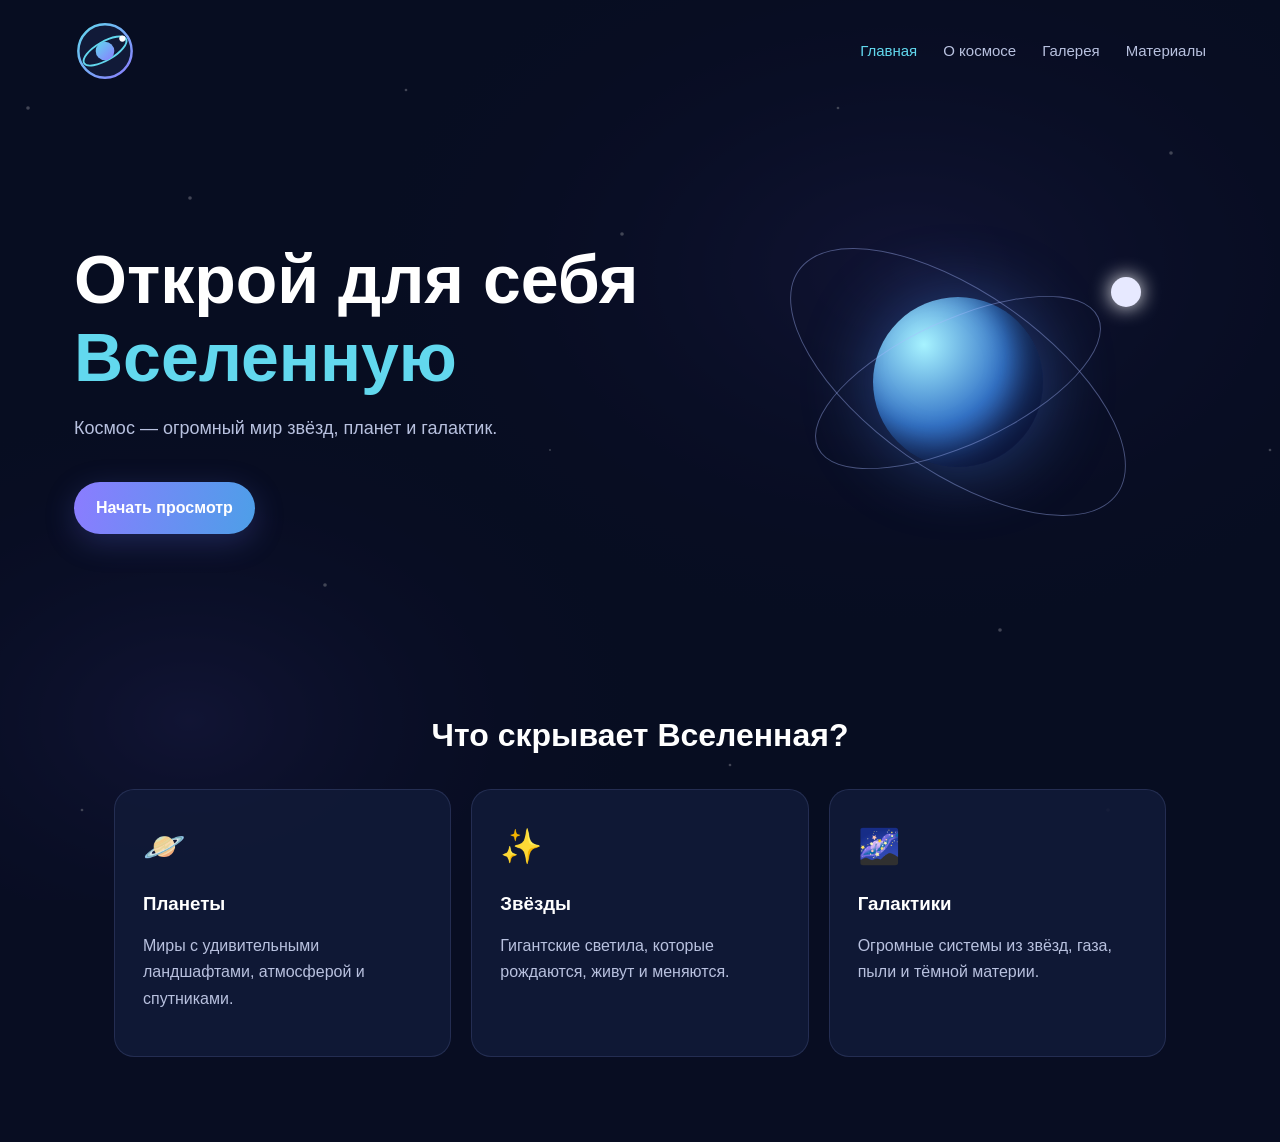
<file: index.htm>
<html>
<html lang="ru">
<head>
	<meta charset="UTF-8"><meta name="viewport" content="width=device-width, initial-scale=1.0">
	<title>Космос — главная</title><link rel="stylesheet" href="style.css">
</head>
<body>
	<header class="site-header"><a class="brand" href="index.htm" aria-label="На главную"><img src="assets/logo.svg" alt="Логотип сайта Космос"></a>
	<nav><a class="active" href="index.htm">Главная</a><a href="about.htm">О космосе</a><a href="gallery.htm">Галерея</a><a href="documents.htm">Материалы</a></nav></header>
	<main><section class="hero"><div class="hero-content"><h1>Открой для себя <span>Вселенную</span></h1><p>Космос — огромный мир звёзд, планет и галактик.</p><a class="button" href="about.htm">Начать просмотр</a></div><div class="orbit-art" role="img" aria-label="Иллюстрация планет и орбит"><div class="orbit orbit-one"></div><div class="orbit orbit-two"></div><div class="planet"></div><div class="moon"></div></div></section>
	<section class="intro"><h2>Что скрывает Вселенная?</h2><div class="cards"><article class="card"><div class="emoji">🪐</div><h3>Планеты</h3><p>Миры с удивительными ландшафтами, атмосферой и спутниками.</p></article><article class="card"><div class="emoji">✨</div><h3>Звёзды</h3><p>Гигантские светила, которые рождаются, живут и меняются.</p></article><article class="card"><div class="emoji">🌌</div><h3>Галактики</h3><p>Огромные системы из звёзд, газа, пыли и тёмной материи.</p></article></div></section></main>
</body>
</html>
</file>
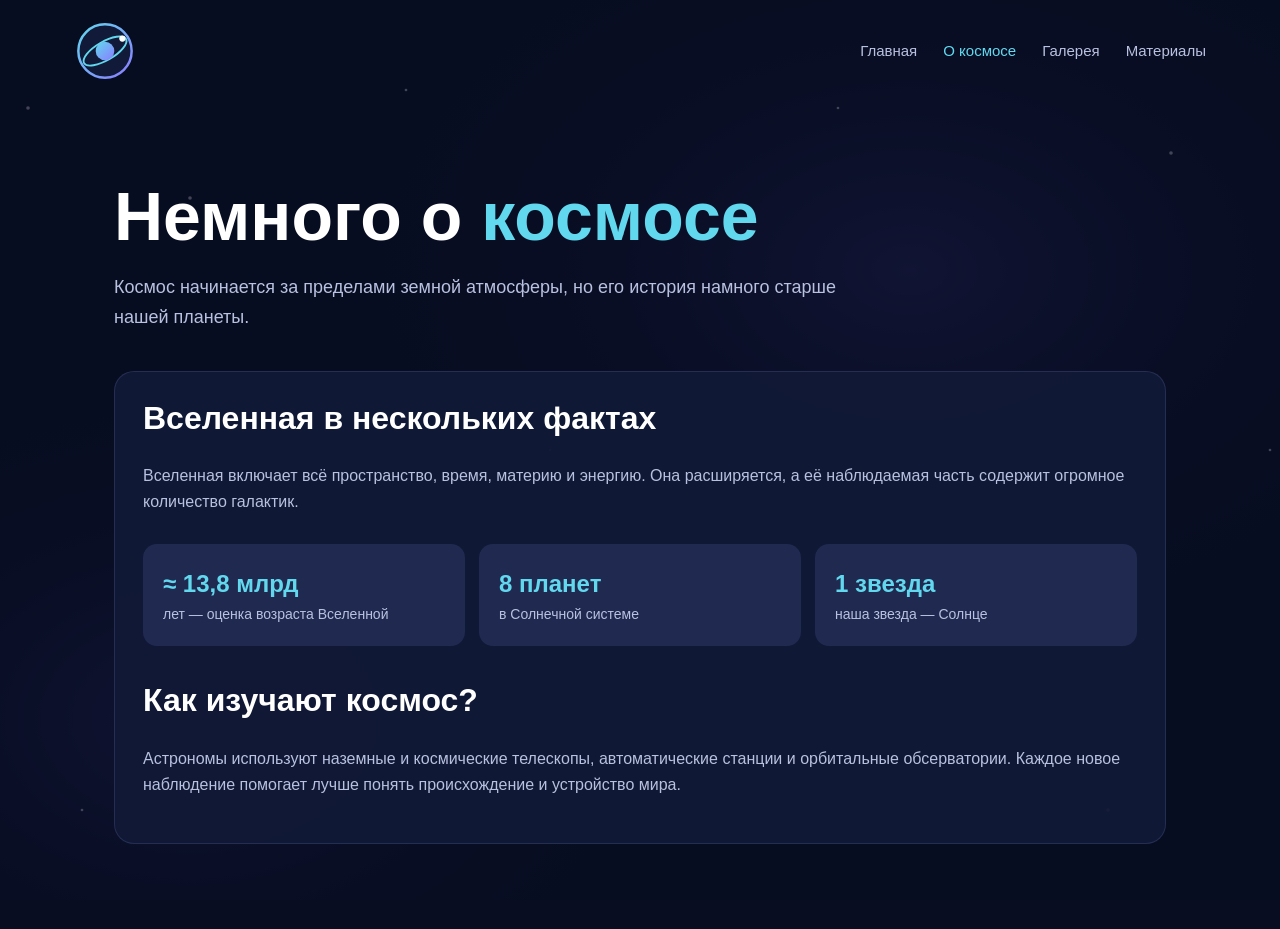
<file: about.htm>
<html>
<html lang="ru"><head><meta charset="UTF-8"><meta name="viewport" content="width=device-width, initial-scale=1.0"><title>О космосе</title><link rel="stylesheet" href="style.css"></head><body>
<header class="site-header"><a class="brand" href="index.htm" aria-label="На главную"><img src="assets/logo.svg" alt="Логотип сайта Космос"></a><nav><a href="index.htm">Главная</a><a class="active" href="about.htm">О космосе</a><a href="gallery.htm">Галерея</a><a href="documents.htm">Материалы</a></nav></header>
<main class="page-shell"><section class="page-heading"><h1>Немного о <span>космосе</span></h1><p>Космос начинается за пределами земной атмосферы, но его история намного старше нашей планеты.</p></section>
<section class="text-panel"><h2>Вселенная в нескольких фактах</h2><p>Вселенная включает всё пространство, время, материю и энергию. Она расширяется, а её наблюдаемая часть содержит огромное количество галактик.</p><div class="fact-grid"><div><strong>≈ 13,8 млрд</strong><span>лет — оценка возраста Вселенной</span></div><div><strong>8 планет</strong><span>в Солнечной системе</span></div><div><strong>1 звезда</strong><span>наша звезда — Солнце</span></div></div><h2>Как изучают космос?</h2><p>Астрономы используют наземные и космические телескопы, автоматические станции и орбитальные обсерватории. Каждое новое наблюдение помогает лучше понять происхождение и устройство мира.</p></section>
</main>
</body>
</html>
</file>
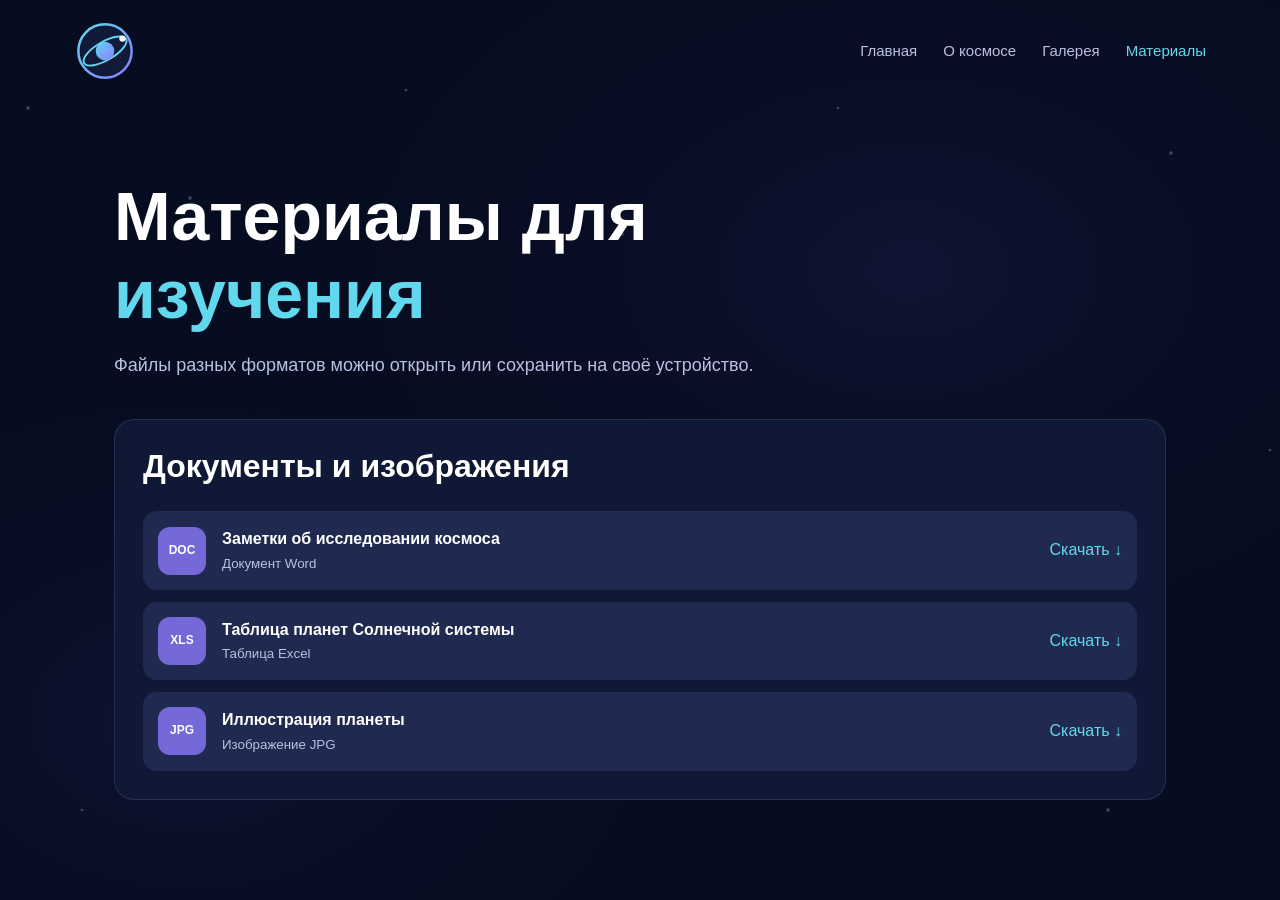
<file: documents.htm>
<html>
<html lang="ru"><head><meta charset="UTF-8"><meta name="viewport" content="width=device-width, initial-scale=1.0"><title>Материалы о космосе</title><link rel="stylesheet" href="style.css"></head><body>
<header class="site-header"><a class="brand" href="index.htm" aria-label="На главную"><img src="assets/logo.svg" alt="Логотип сайта Космос"></a><nav><a href="index.htm">Главная</a><a href="about.htm">О космосе</a><a href="gallery.htm">Галерея</a><a class="active" href="documents.htm">Материалы</a></nav></header>
<main class="page-shell"><section class="page-heading"><h1>Материалы для <span>изучения</span></h1><p>Файлы разных форматов можно открыть или сохранить на своё устройство.</p></section>
<section class="text-panel"><h2>Документы и изображения</h2><div class="download-list">

<a href="documents/space-notes.docx" download><span class="file-icon">DOC</span><span><b>Заметки об исследовании космоса</b><small>Документ Word</small></span><span class="download">Скачать ↓</span></a>
<a href="documents/solar-system.xlsx" download><span class="file-icon">XLS</span><span><b>Таблица планет Солнечной системы</b><small>Таблица Excel</small></span><span class="download">Скачать ↓</span></a>
<a href="assets/planet.jpg" download><span class="file-icon">JPG</span><span><b>Иллюстрация планеты</b><small>Изображение JPG</small></span><span class="download">Скачать ↓</span></a>
</div></section></main>
</body>
</html>
</file>
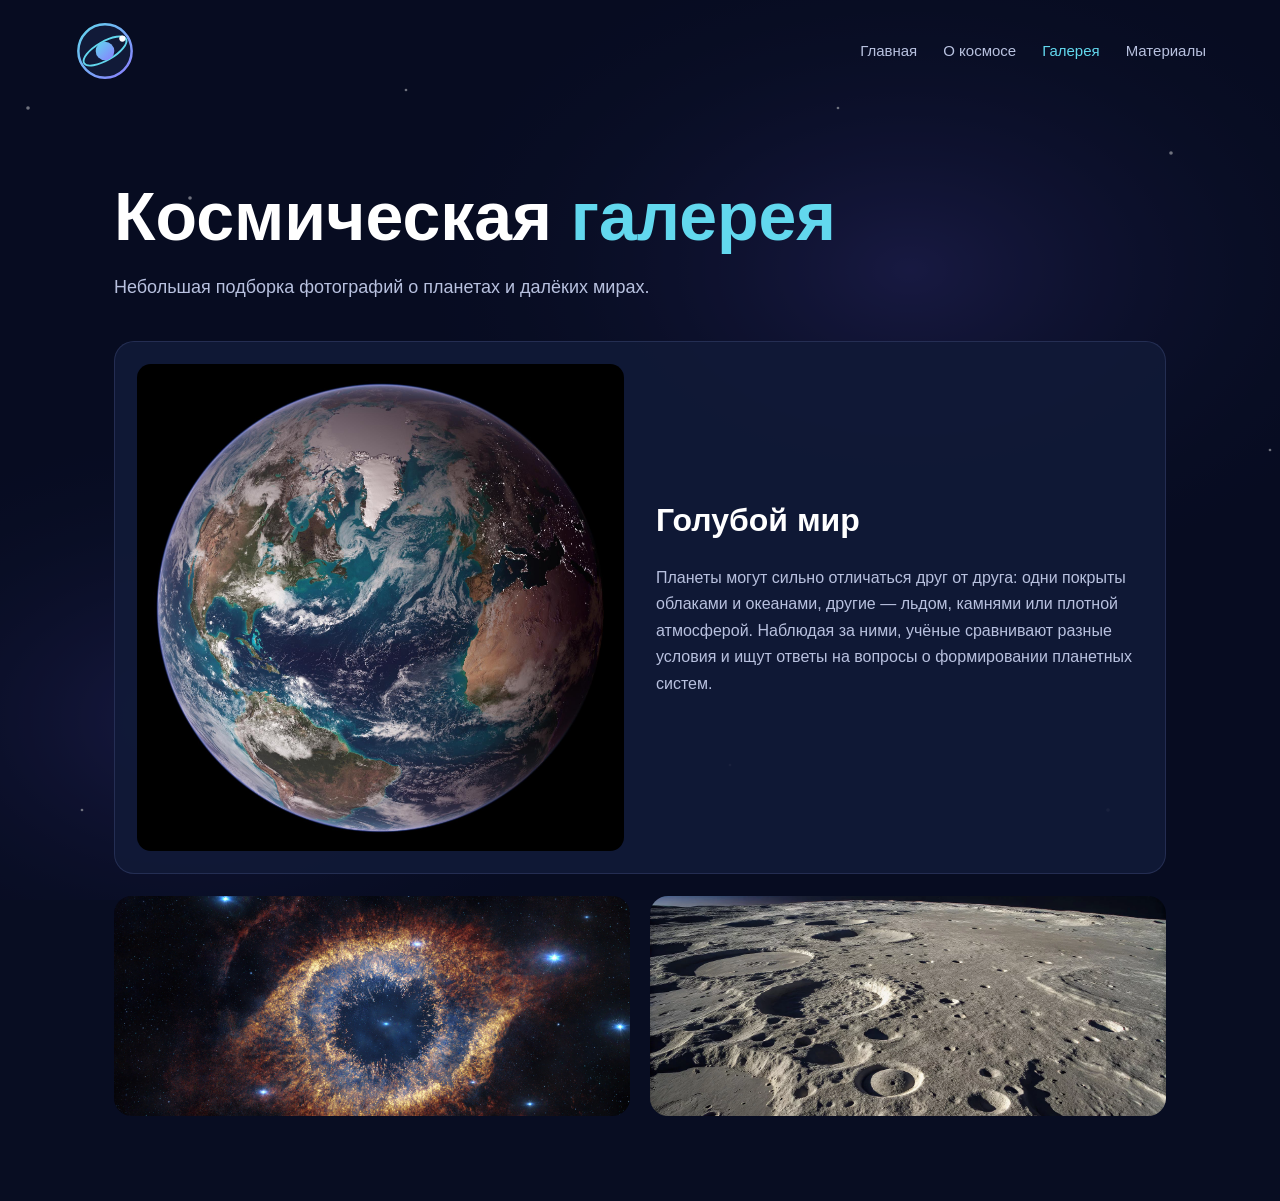
<file: gallery.htm>
<html>
<html lang="ru">
<head>
	<meta charset="UTF-8"><meta name="viewport" content="width=device-width, initial-scale=1.0">
	<title>Галерея космоса</title><link rel="stylesheet" href="style.css">
</head>
<body class="gallery-page">
	<header class="site-header"><a class="brand" href="index.htm" aria-label="На главную"><img src="assets/logo.svg" alt="Логотип сайта Космос"></a><nav><a href="index.htm">Главная</a><a href="about.htm">О космосе</a><a class="active" href="gallery.htm">Галерея</a><a href="documents.htm">Материалы</a></nav></header>
	<main class="page-shell"><section class="page-heading"><h1>Космическая <span>галерея</span></h1><p>Небольшая подборка фотографий о планетах и далёких мирах.</p></section>
	<section class="gallery-feature"><img src="assets/planet.jpg" alt="Иллюстрация голубой планеты на фоне звёздного неба"><div><h2>Голубой мир</h2><p>Планеты могут сильно отличаться друг от друга: одни покрыты облаками и океанами, другие — льдом, камнями или плотной атмосферой. Наблюдая за ними, учёные сравнивают разные условия и ищут ответы на вопросы о формировании планетных систем.</p></div></section>
	<div class="mini-gallery"><img src="assets/туманность.jpg" alt="Иллюстрация яркой туманности"><img src="assets/луна.webp" alt="Фотография поверхности Луны"></div></main>
</body>
</html>
</file>
<file: style.css>
:root{
--bg:#080d22;
--panel:#111a38;
--text:#f4f6ff;
--muted:#b8c1df;
--accent:#8b7cff;
--cyan:#62d8ee
}*{box-sizing:border-box}
html{
scroll-behavior:smooth
}
body{
margin:0;
background:var(--bg);
color:var(--text);
font-family:Arial,Helvetica,sans-serif;
line-height:1.65
}
body:before{
content:"";
position:fixed;inset:0;
background:url('assets/space-bg.svg') center/cover no-repeat;
opacity:.23;
z-index:-1;
pointer-events:none
}
.site-header{
max-width:1180px;
margin:auto;
padding:20px 24px;
display:flex;
align-items:center;
justify-content:space-between;
gap:24px
}
.brand img{
width:62px;
height:62px;
display:block
}
.site-header nav{
display:flex;
gap:26px;
flex-wrap:wrap
}
.site-header nav a{
color:var(--muted);
text-decoration:none;
font-size:15px;
transition:color .25s
}
.site-header nav a:hover,
.site-header nav a.active{color:var(--cyan)}
h1,h2,h3{
line-height:1.15;
color:#fff
}
h1{
font-size:clamp(38px,6vw,68px);
margin:10px 0 18px
}
h1 span{
color:var(--cyan)}
h2{
font-size:32px;
margin-top:0}
.hero{
max-width:1180px;
min-height:560px;
margin:auto;
padding:55px 24px;
display:grid;
grid-template-columns:1.1fr .9fr;
align-items:center;
gap:30px
}
.hero-content>p:not(.eyebrow){
max-width:540px;
color:var(--muted);
font-size:18px}
.eyebrow{color:var(--cyan);text-transform:uppercase;
letter-spacing:3px;
font-size:12px;
font-weight:bold
}
.button{
display:inline-block;
margin-top:20px;
padding:13px 22px;
border-radius:30px;
background:linear-gradient(100deg,var(--accent),#4d9fe8);
color:white;
text-decoration:none;
font-weight:bold;
box-shadow:0 8px 30px #5e69df44;transition:transform .25s
}
.button:hover{transform:translateY(-4px)}
.orbit-art{
height:370px;
position:relative;
display:grid;
place-items:center
}
.planet{
width:170px;
height:170px;
border-radius:50%;
background:radial-gradient(circle at 30% 28%,#a7f3ff,#3474c8 48%,#172c72 78%);
box-shadow:inset -22px -18px 30px #080d22aa,0 0 70px #4f8fff66;animation:float 5s ease-in-out infinite
}
.orbit{
position:absolute;border:1px solid #a8b9ff66;
border-radius:50%;
transform:rotate(-25deg)
}
.orbit-one{
width:310px;
height:125px
}
.orbit-two{
width:390px;
height:180px;
transform:rotate(35deg)
}
.moon{
position:absolute;
width:30px;
height:30px;
border-radius:50%;
background:#e7e9ff;
top:80px;
right:65px;
box-shadow:0 0 20px #fff
}
.intro,.page-shell{
max-width:1100px;
margin:0 auto;
padding:55px 24px 85px
}
.intro{
text-align:center
}
.cards{
display:grid;
grid-template-columns:repeat(3,1fr);
gap:20px;
margin-top:35px;
text-align:left
}
.card,.text-panel{
background:#111a38e8;
border:1px solid #7788c833;
border-radius:20px;
padding:28px
}
.card{
transition:transform .3s,border-color .3s
}
.card:hover{
transform:translateY(-7px);
border-color:#62d8ee88
}
.card p,.text-panel p{color:var(--muted)
}
.emoji{font-size:34px}
.page-heading{
max-width:760px;
margin:20px 0 38px
}
.page-heading>p:last-child{color:var(--muted);
font-size:18px}
.text-panel h2:not(:first-child){margin-top:36px}
.fact-grid{
display:grid;grid-template-columns:repeat(3,1fr);
gap:14px;margin:28px 0
}
.fact-grid div{
padding:20px;
background:#202a50;
border-radius:14px
}
.fact-grid strong,
.fact-grid span{display:block}
.fact-grid strong{
font-size:24px;color:var(--cyan)}
.fact-grid span{color:var(--muted);font-size:14px}
.gallery-page:before{background-image:url('assets/space-bg.svg');
opacity:.42}.gallery-feature{display:grid;
grid-template-columns:1fr 1fr;
gap:32px;
align-items:center;
background:#111a38e8;
border:1px solid #7788c833;
padding:22px;border-radius:20px}
.gallery-feature img{
width:100%;
border-radius:14px;
display:block
}
.gallery-feature p{color:var(--muted)}
.muted{font-size:13px}
.mini-gallery{
display:grid;
grid-template-columns:1fr 1fr;
gap:20px;
margin-top:22px
}
.mini-gallery img{
width:100%;
height:220px;
object-fit:cover;
border-radius:18px;
background:#111a38
}
.download-list{display:grid;gap:12px}
.download-list>a{
display:flex;
align-items:center;
gap:16px;
padding:15px;
border-radius:14px;
background:#202a50;
color:white;
text-decoration:none;
transition:background .2s}
.download-list>a:hover{background:#2a386b}
.file-icon{
width:48px;
height:48px;
display:grid;
place-items:center;
border-radius:12px;
background:#7568d8;
font-size:12px;
font-weight:bold
}
.download-list b,
.download-list small{display:block}
.download-list small{color:var(--muted)}
.download{margin-left:auto;color:var(--cyan);
white-space:nowrap}
footer{
text-align:center;
padding:24px;
color:#8e9abd;
border-top:1px solid #7788c822;
font-size:13px
}
@keyframes float{0%,100%{transform:translateY(0)}50%{transform:translateY(-16px)}}
@media(max-width:720px){.site-header{align-items:flex-start}
.site-header nav{gap:12px}
.hero{
grid-template-columns:1fr;
padding-top:35px
}.
orbit-art{height:270px}
.cards,
.fact-grid,
.gallery-feature{grid-template-columns:1fr}
.mini-gallery{grid-template-columns:1fr}
.download-list>a{gap:10px}
.download{font-size:12px}
.page-shell{padding-top:25px}}
@media(prefers-reduced-motion:reduce){*,*:before,*:after{animation:none!important;scroll-behavior:auto!important;transition:none!important}}
</file>
